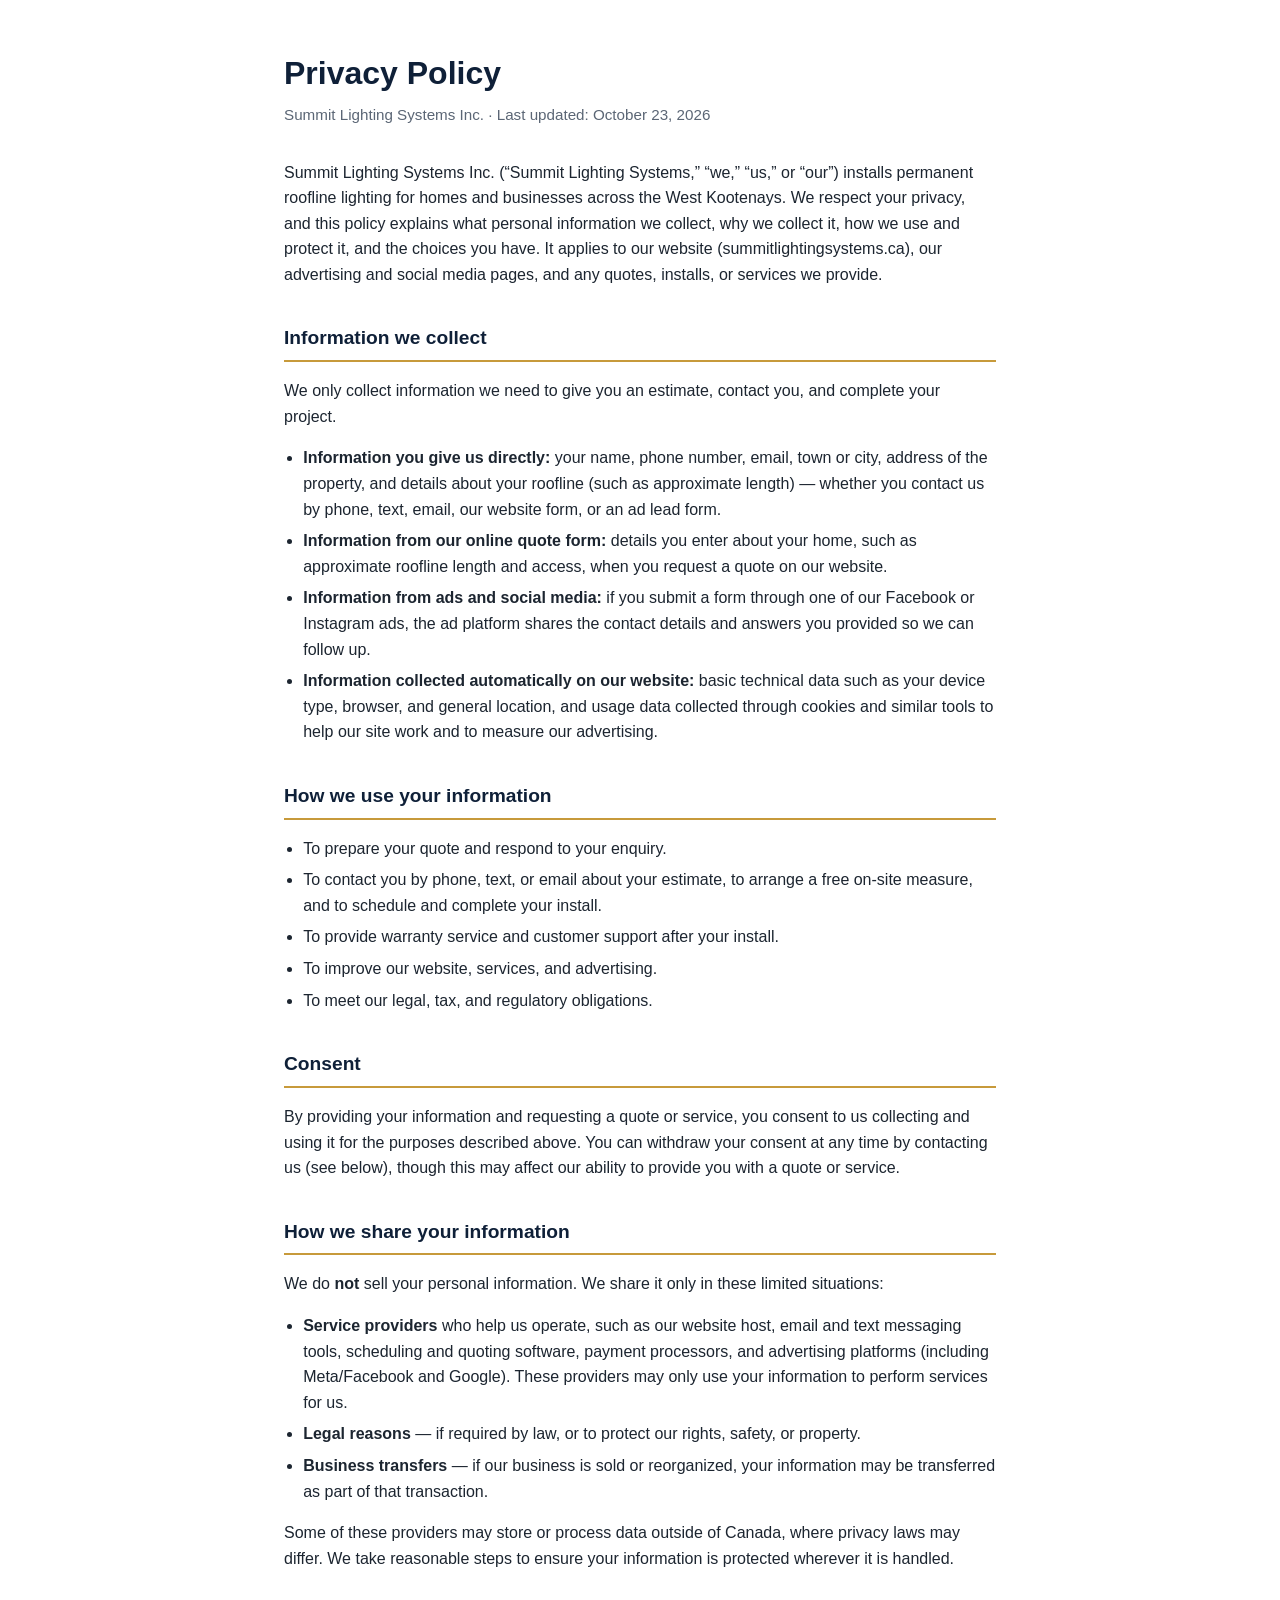
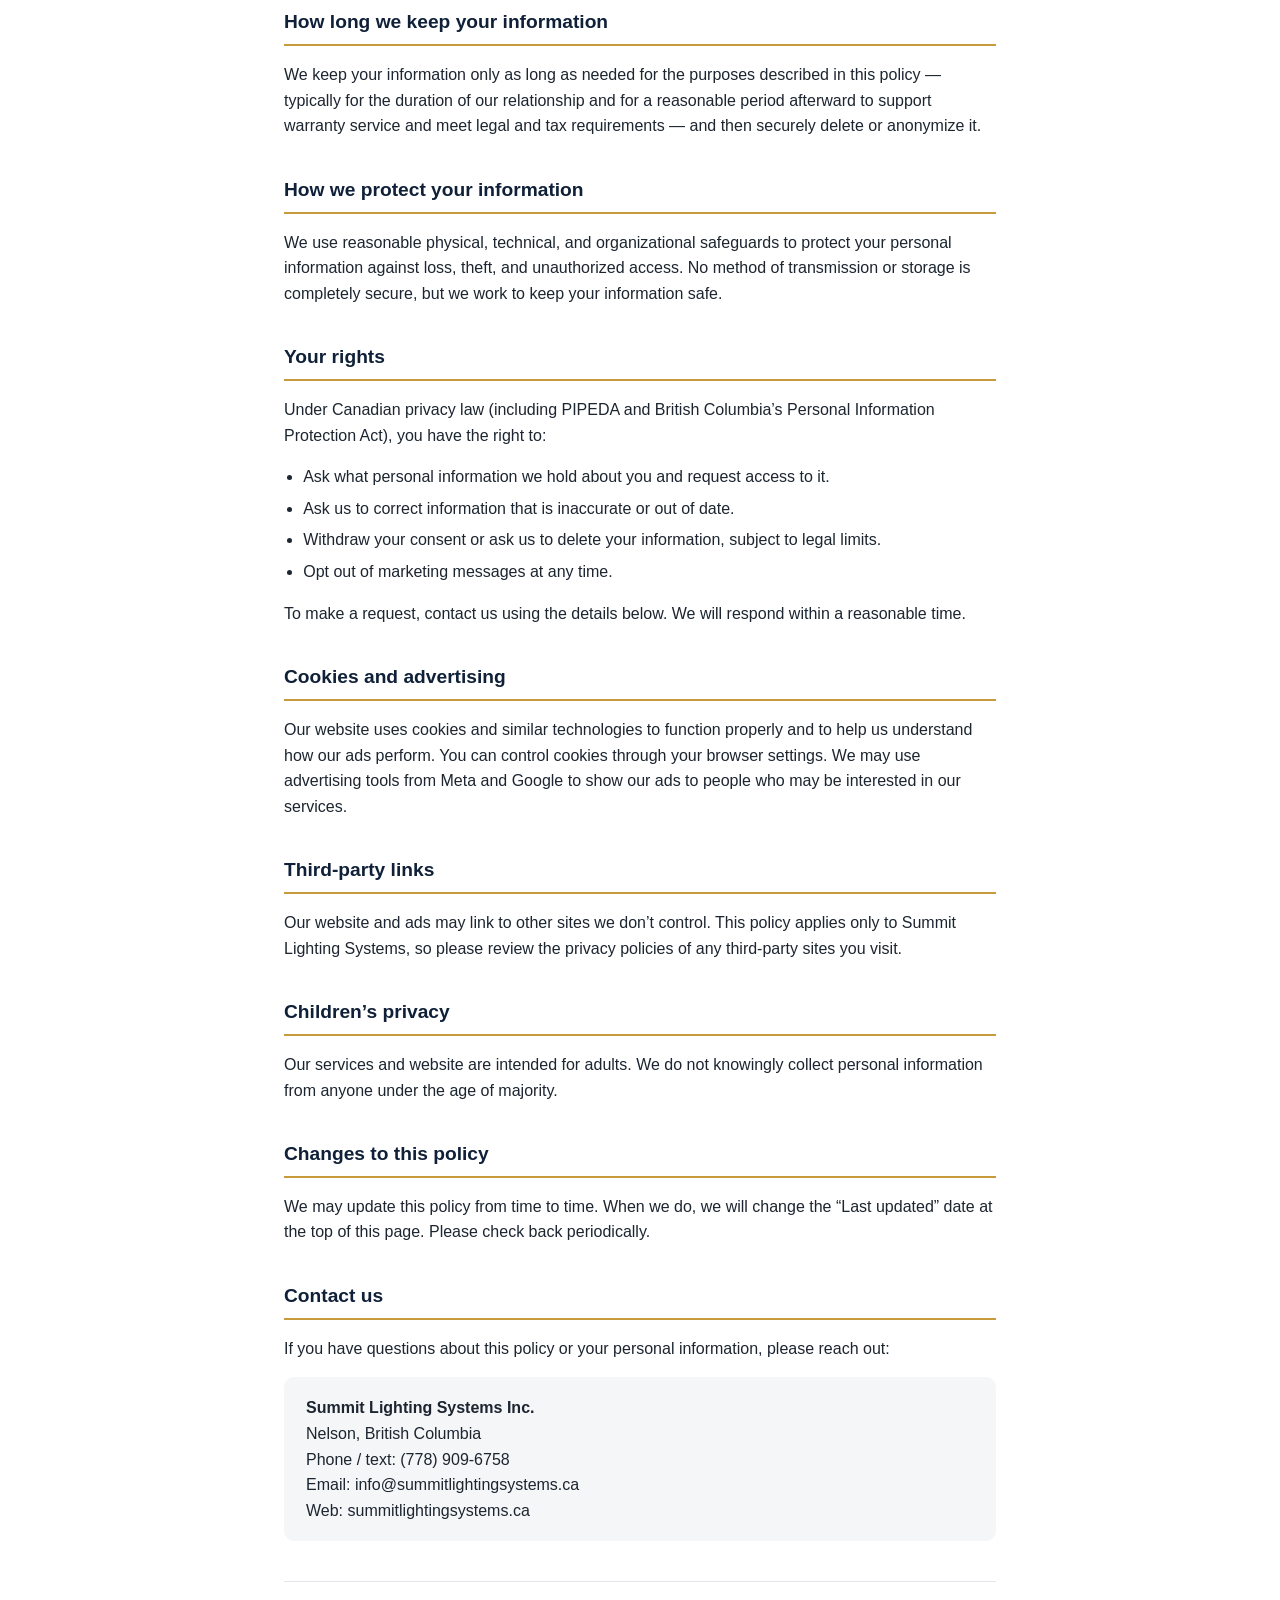
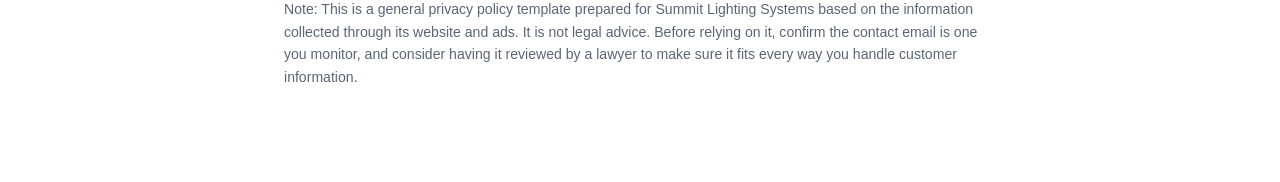
<file: src/privacy-policy.html>
<!DOCTYPE html>
<html lang="en">
<head>
<meta charset="utf-8">
<meta name="viewport" content="width=device-width, initial-scale=1">
<title>Privacy Policy | Summit Lighting Systems</title>
<style>
  :root { --navy:#0f2038; --gold:#c79a3b; --ink:#1c2530; --muted:#5b6675; }
  * { box-sizing:border-box; }
  body { margin:0; background:#fff; color:var(--ink);
    font-family:-apple-system,BlinkMacSystemFont,"Segoe UI",Roboto,Helvetica,Arial,sans-serif;
    line-height:1.6; }
  .wrap { max-width:760px; margin:0 auto; padding:48px 24px 80px; }
  h1 { color:var(--navy); font-size:2rem; margin:0 0 4px; }
  .updated { color:var(--muted); font-size:.95rem; margin:0 0 32px; }
  h2 { color:var(--navy); font-size:1.2rem; margin:36px 0 8px;
    border-bottom:2px solid var(--gold); padding-bottom:6px; }
  a { color:var(--gold); }
  ul { padding-left:1.2rem; }
  li { margin:6px 0; }
  .contact { background:#f5f6f8; border-radius:10px; padding:18px 22px; margin-top:8px; }
  .note { color:var(--muted); font-size:.88rem; margin-top:40px; border-top:1px solid #e4e7ec; padding-top:16px; }
</style>
  <!-- Google tag (gtag.js) -->
  <script async src="https://www.googletagmanager.com/gtag/js?id=AW-18441639739"></script>
  <script>
    window.dataLayer = window.dataLayer || [];
    function gtag(){dataLayer.push(arguments);}
    gtag('js', new Date());

    gtag('config', 'AW-18441639739');
  </script>
  <!-- End Google tag -->
  <!-- Meta Pixel Code -->
  <script>
    !function(f,b,e,v,n,t,s){if(f.fbq)return;n=f.fbq=function(){n.callMethod?
    n.callMethod.apply(n,arguments):n.queue.push(arguments)};if(!f._fbq)f._fbq=n;
    n.push=n;n.loaded=!0;n.version='2.0';n.queue=[];t=b.createElement(e);t.async=!0;
    t.src=v;s=b.getElementsByTagName(e)[0];s.parentNode.insertBefore(t,s)}(window,
    document,'script','https://connect.facebook.net/en_US/fbevents.js');
    fbq('init', '924639360726900');
    fbq('track', 'PageView');
  </script>
  <!-- End Meta Pixel Code -->
</head>
<body>
<!-- Meta Pixel (noscript fallback) -->
<noscript><img height="1" width="1" style="display:none" alt=""
  src="https://www.facebook.com/tr?id=924639360726900&amp;ev=PageView&amp;noscript=1"/></noscript>
<div class="wrap">

<h1>Privacy Policy</h1>
<p class="updated">Summit Lighting Systems Inc. &middot; Last updated: October 23, 2026</p>

<p>Summit Lighting Systems Inc. (&ldquo;Summit Lighting Systems,&rdquo; &ldquo;we,&rdquo; &ldquo;us,&rdquo; or &ldquo;our&rdquo;) installs permanent roofline lighting for homes and businesses across the West Kootenays. We respect your privacy, and this policy explains what personal information we collect, why we collect it, how we use and protect it, and the choices you have. It applies to our website (summitlightingsystems.ca), our advertising and social media pages, and any quotes, installs, or services we provide.</p>

<h2>Information we collect</h2>
<p>We only collect information we need to give you an estimate, contact you, and complete your project.</p>
<ul>
  <li><strong>Information you give us directly:</strong> your name, phone number, email, town or city, address of the property, and details about your roofline (such as approximate length) &mdash; whether you contact us by phone, text, email, our website form, or an ad lead form.</li>
  <li><strong>Information from our online quote form:</strong> details you enter about your home, such as approximate roofline length and access, when you request a quote on our website.</li>
  <li><strong>Information from ads and social media:</strong> if you submit a form through one of our Facebook or Instagram ads, the ad platform shares the contact details and answers you provided so we can follow up.</li>
  <li><strong>Information collected automatically on our website:</strong> basic technical data such as your device type, browser, and general location, and usage data collected through cookies and similar tools to help our site work and to measure our advertising.</li>
</ul>

<h2>How we use your information</h2>
<ul>
  <li>To prepare your quote and respond to your enquiry.</li>
  <li>To contact you by phone, text, or email about your estimate, to arrange a free on-site measure, and to schedule and complete your install.</li>
  <li>To provide warranty service and customer support after your install.</li>
  <li>To improve our website, services, and advertising.</li>
  <li>To meet our legal, tax, and regulatory obligations.</li>
</ul>

<h2>Consent</h2>
<p>By providing your information and requesting a quote or service, you consent to us collecting and using it for the purposes described above. You can withdraw your consent at any time by contacting us (see below), though this may affect our ability to provide you with a quote or service.</p>

<h2>How we share your information</h2>
<p>We do <strong>not</strong> sell your personal information. We share it only in these limited situations:</p>
<ul>
  <li><strong>Service providers</strong> who help us operate, such as our website host, email and text messaging tools, scheduling and quoting software, payment processors, and advertising platforms (including Meta/Facebook and Google). These providers may only use your information to perform services for us.</li>
  <li><strong>Legal reasons</strong> &mdash; if required by law, or to protect our rights, safety, or property.</li>
  <li><strong>Business transfers</strong> &mdash; if our business is sold or reorganized, your information may be transferred as part of that transaction.</li>
</ul>
<p>Some of these providers may store or process data outside of Canada, where privacy laws may differ. We take reasonable steps to ensure your information is protected wherever it is handled.</p>

<h2>How long we keep your information</h2>
<p>We keep your information only as long as needed for the purposes described in this policy &mdash; typically for the duration of our relationship and for a reasonable period afterward to support warranty service and meet legal and tax requirements &mdash; and then securely delete or anonymize it.</p>

<h2>How we protect your information</h2>
<p>We use reasonable physical, technical, and organizational safeguards to protect your personal information against loss, theft, and unauthorized access. No method of transmission or storage is completely secure, but we work to keep your information safe.</p>

<h2>Your rights</h2>
<p>Under Canadian privacy law (including PIPEDA and British Columbia&rsquo;s Personal Information Protection Act), you have the right to:</p>
<ul>
  <li>Ask what personal information we hold about you and request access to it.</li>
  <li>Ask us to correct information that is inaccurate or out of date.</li>
  <li>Withdraw your consent or ask us to delete your information, subject to legal limits.</li>
  <li>Opt out of marketing messages at any time.</li>
</ul>
<p>To make a request, contact us using the details below. We will respond within a reasonable time.</p>

<h2>Cookies and advertising</h2>
<p>Our website uses cookies and similar technologies to function properly and to help us understand how our ads perform. You can control cookies through your browser settings. We may use advertising tools from Meta and Google to show our ads to people who may be interested in our services.</p>

<h2>Third-party links</h2>
<p>Our website and ads may link to other sites we don&rsquo;t control. This policy applies only to Summit Lighting Systems, so please review the privacy policies of any third-party sites you visit.</p>

<h2>Children&rsquo;s privacy</h2>
<p>Our services and website are intended for adults. We do not knowingly collect personal information from anyone under the age of majority.</p>

<h2>Changes to this policy</h2>
<p>We may update this policy from time to time. When we do, we will change the &ldquo;Last updated&rdquo; date at the top of this page. Please check back periodically.</p>

<h2>Contact us</h2>
<p>If you have questions about this policy or your personal information, please reach out:</p>
<div class="contact">
  <strong>Summit Lighting Systems Inc.</strong><br>
  Nelson, British Columbia<br>
  Phone / text: (778) 909-6758<br>
  Email: info@summitlightingsystems.ca<br>
  Web: summitlightingsystems.ca
</div>

<p class="note">Note: This is a general privacy policy template prepared for Summit Lighting Systems based on the information collected through its website and ads. It is not legal advice. Before relying on it, confirm the contact email is one you monitor, and consider having it reviewed by a lawyer to make sure it fits every way you handle customer information.</p>

</div>
</body>
</html>
</file>
